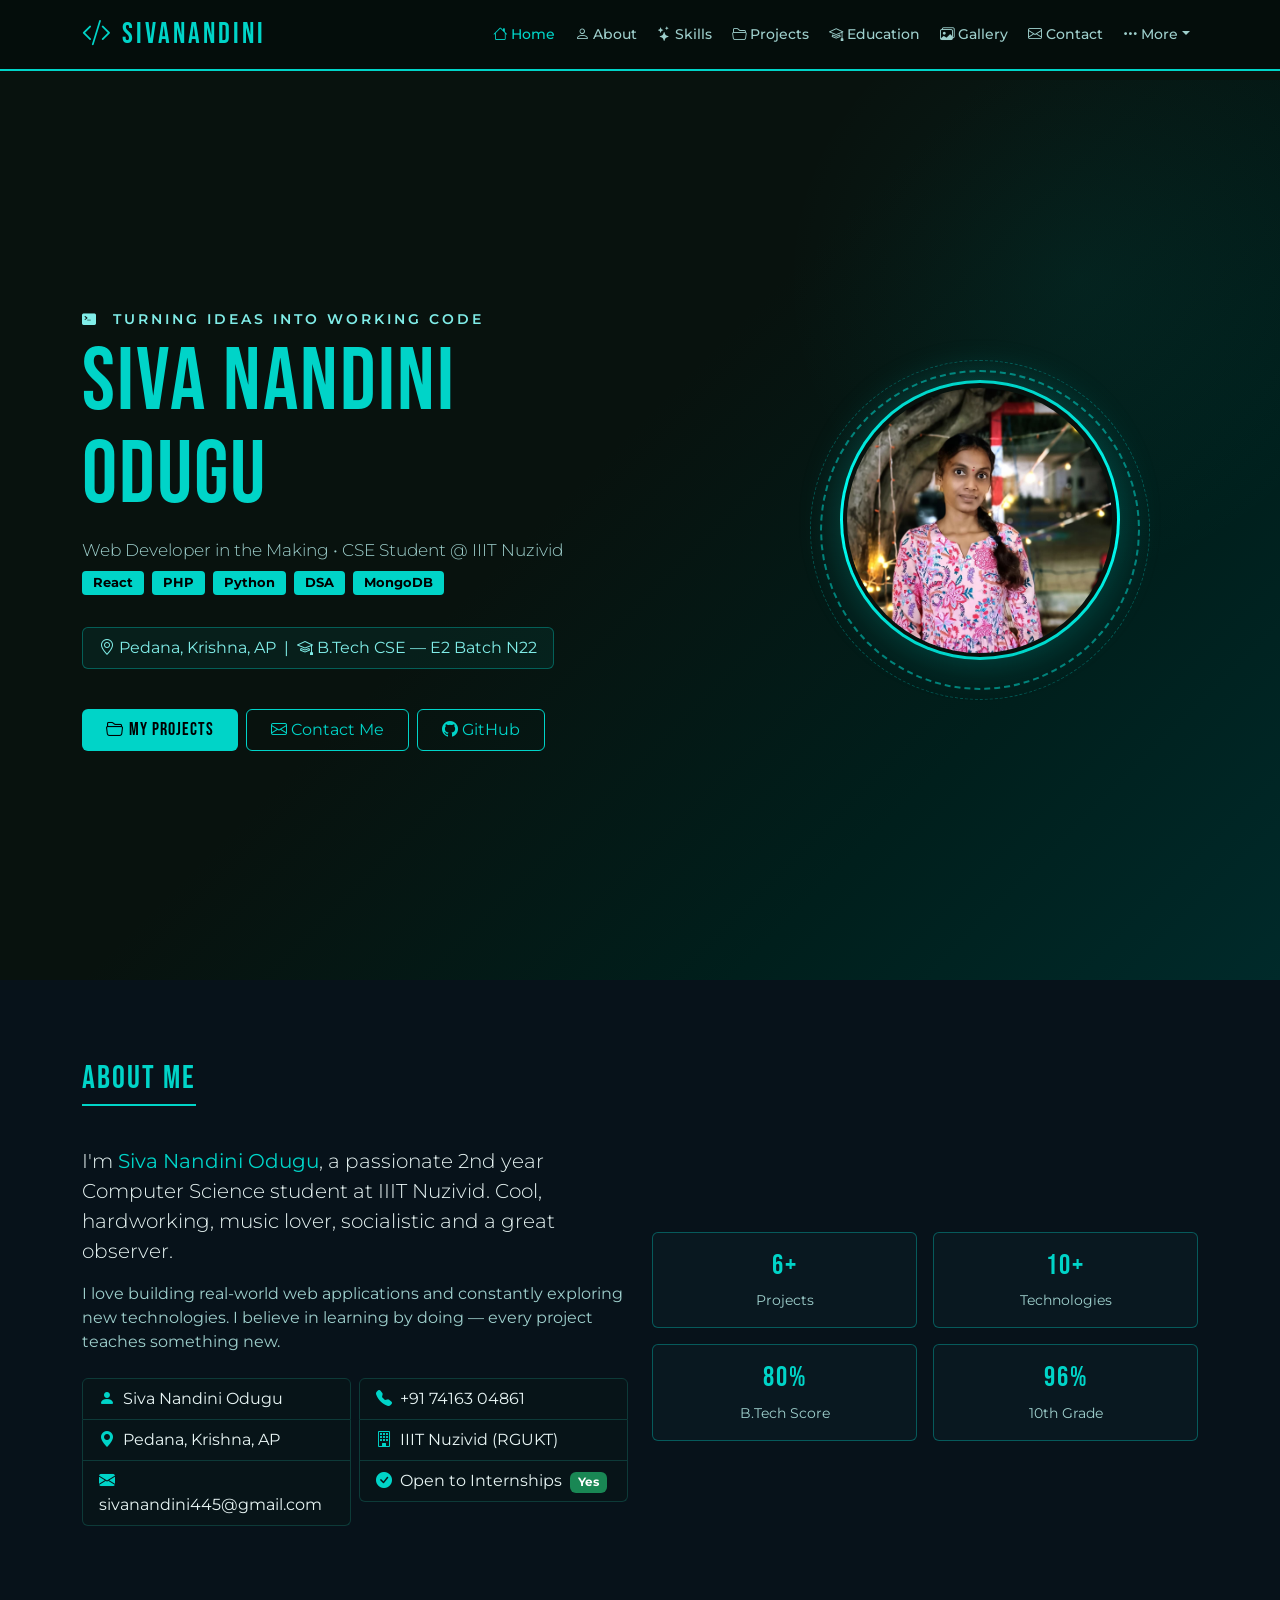
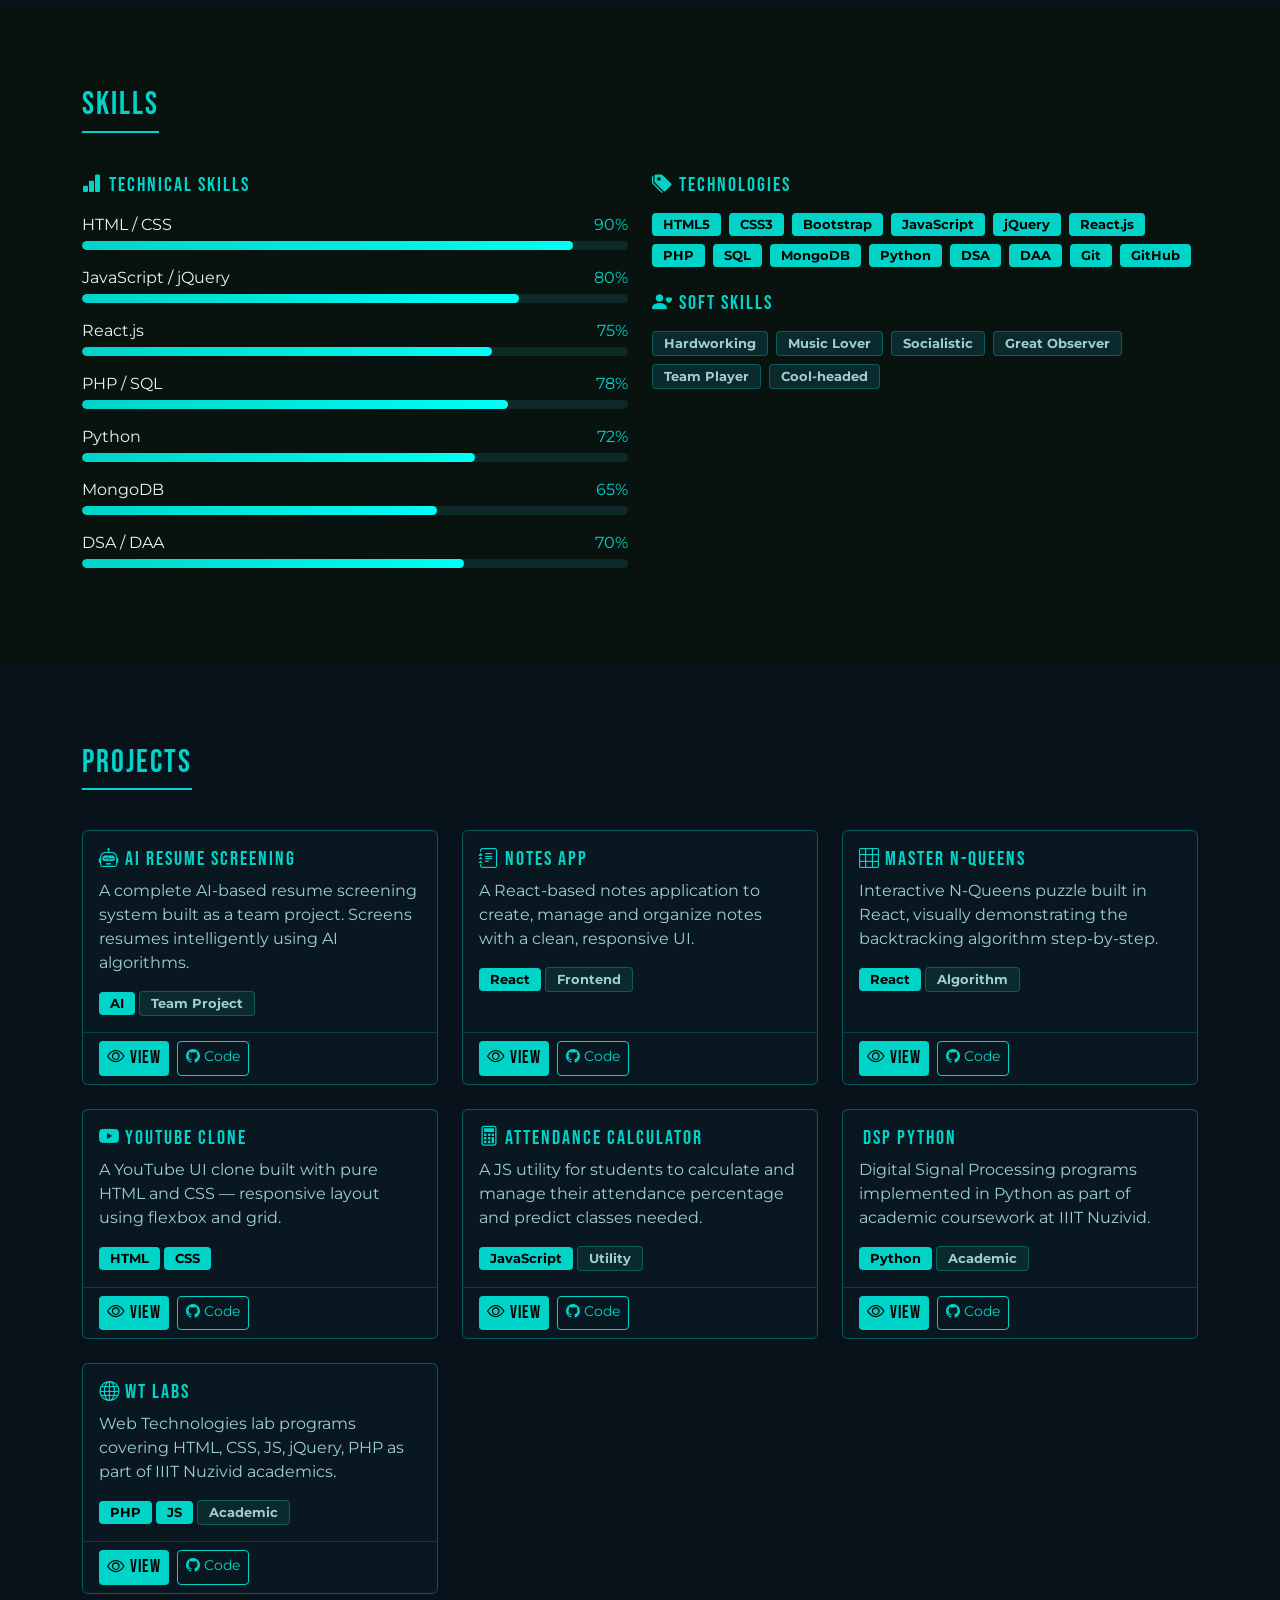
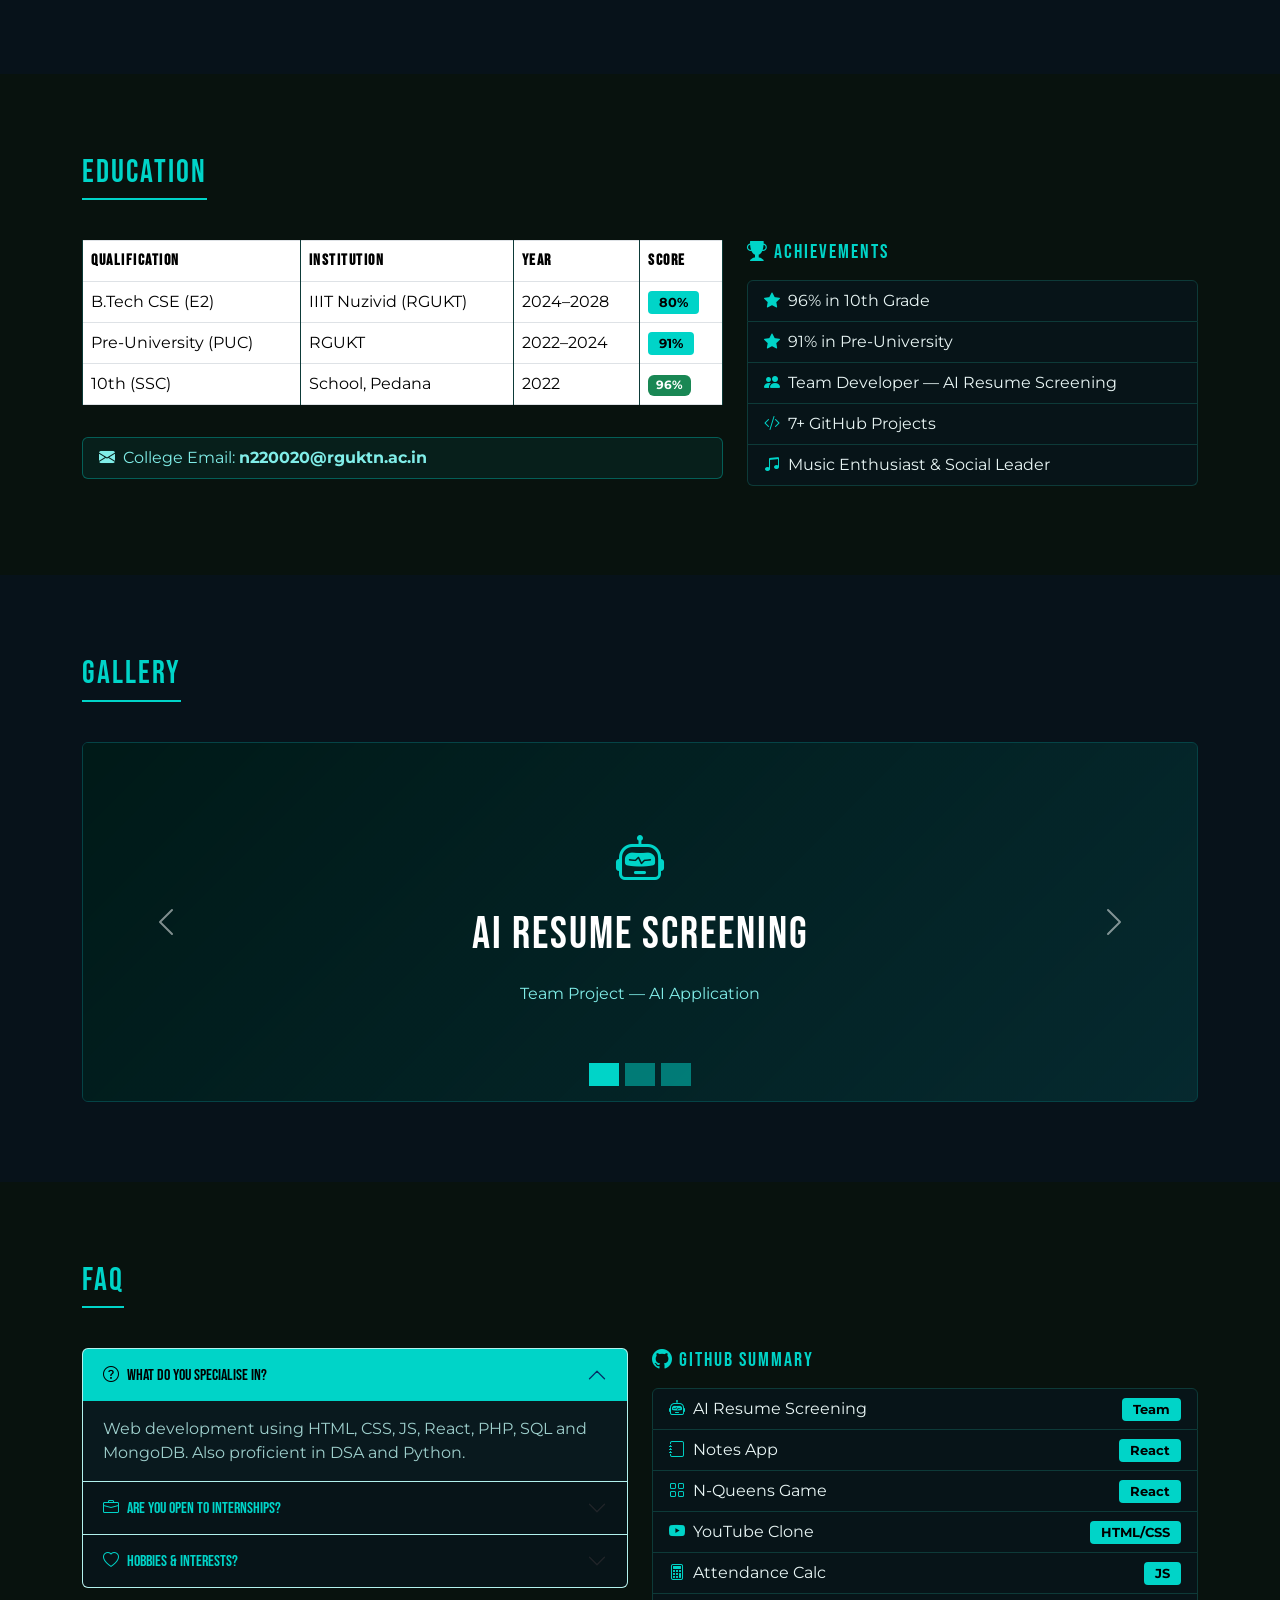
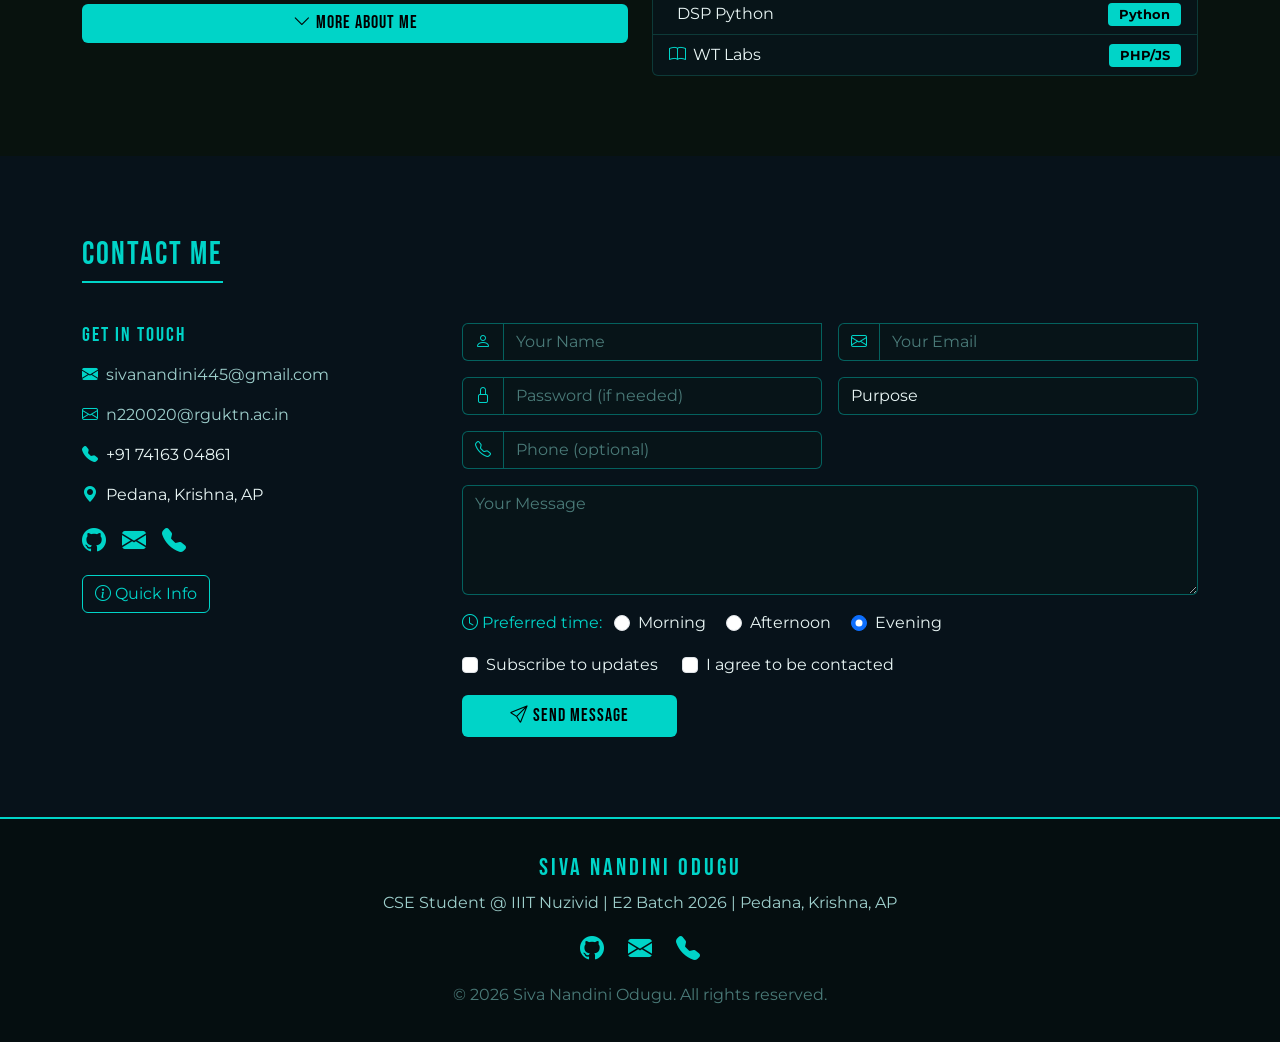
<file: bootstraptask.html>
<!DOCTYPE html>
<html lang="en">
<head>
  <meta charset="UTF-8">
  <meta name="viewport" content="width=device-width, initial-scale=1.0">
  <title>Siva Nandini Odugu | Portfolio</title>
  <link href="https://cdn.jsdelivr.net/npm/bootstrap@5.3.2/dist/css/bootstrap.min.css" rel="stylesheet">
  <link href="https://cdn.jsdelivr.net/npm/bootstrap-icons/font/bootstrap-icons.css" rel="stylesheet">
  <link href="https://fonts.googleapis.com/css2?family=Bebas+Neue&family=Montserrat:wght@300;400;500;600;700&display=swap" rel="stylesheet">
  <style>
    :root{
      --teal:#00d4c8; --teal2:#00b8ad;
      --teal-glow:rgba(0,212,200,0.28);
      --dark:#08120e; --card2:#091820;
    }
    *{box-sizing:border-box;margin:0;padding:0;}
    body{background:var(--dark);color:#e8f5f4;font-family:'Montserrat',sans-serif;padding-top:80px;}
    h1,h2,h3,h4,h5{font-family:'Bebas Neue',sans-serif;letter-spacing:2px;}
    ::-webkit-scrollbar{width:6px;} ::-webkit-scrollbar-track{background:#08120e;} ::-webkit-scrollbar-thumb{background:var(--teal);border-radius:4px;}
    .navbar{background:rgba(5,14,12,0.97);border-bottom:2px solid var(--teal);backdrop-filter:blur(8px);}
    .navbar-brand{color:var(--teal)!important;font-family:'Bebas Neue';font-size:1.8rem;letter-spacing:3px;}
    .nav-link{color:#9ecfcc!important;font-weight:500;font-size:.9rem;transition:.2s;}
    .nav-link:hover,.nav-link.active{color:var(--teal)!important;}
    section{padding:80px 0;}
    .sec-title{color:var(--teal);border-bottom:2px solid var(--teal);display:inline-block;padding-bottom:6px;margin-bottom:40px;font-size:2rem;}
    #home{min-height:100vh;display:flex;align-items:center;background:linear-gradient(135deg,#08120e 45%,#001f1c 75%,#002a2a);position:relative;overflow:hidden;}
    #home::before{content:'';position:absolute;width:600px;height:600px;border-radius:50%;background:radial-gradient(circle,rgba(0,212,200,0.06) 0%,transparent 70%);top:-100px;right:-100px;animation:pulseGlow 5s ease-in-out infinite;}
    @keyframes pulseGlow{0%,100%{transform:scale(1);opacity:.5;}50%{transform:scale(1.2);opacity:1;}}
    .hero-name{font-size:clamp(2.8rem,7vw,5.5rem);color:var(--teal);line-height:1.05;}
    .hero-sub{font-size:1.05rem;color:#9ecfcc;font-weight:300;}
    .profile-ring{position:relative;width:300px;height:300px;margin:0 auto;}
    .profile-ring::before{content:'';position:absolute;inset:-10px;border-radius:50%;border:2px dashed var(--teal);animation:spinRing 7s linear infinite;opacity:.55;}
    .profile-ring::after{content:'';position:absolute;inset:-20px;border-radius:50%;border:1.5px dashed #00fff5;animation:spinRing 12s linear infinite reverse;opacity:.25;}
    @keyframes spinRing{to{transform:rotate(360deg);}}
    .profile-img-wrapper{width:280px;height:280px;border-radius:50%;border:3px solid transparent;background:linear-gradient(var(--dark),var(--dark)) padding-box,linear-gradient(180deg,var(--teal),#00fff5,var(--teal)) border-box;animation:borderPulse 4s linear infinite;display:flex;align-items:center;justify-content:center;margin:0 auto;box-shadow:0 0 40px var(--teal-glow);}
    @keyframes borderPulse{0%,100%{box-shadow:0 0 25px var(--teal-glow);}50%{box-shadow:0 0 60px var(--teal-glow),0 0 30px rgba(0,212,200,0.18);}}
    .profile-img{width:265px;height:265px;object-fit:cover;object-position:top center;border-radius:50%;animation:imgFloat 5s ease-in-out infinite;}
    @keyframes imgFloat{0%,100%{transform:translateY(0px) rotate(-1deg);}50%{transform:translateY(-8px) rotate(1deg);}}
    .card{background:var(--card2);border:1px solid rgba(0,212,200,0.35);color:#e8f5f4;transition:.25s;}
    .card:hover{border-color:var(--teal);box-shadow:0 4px 24px var(--teal-glow);}
    .card-title{color:var(--teal);}
    .card-footer{background:var(--card2);border-top:1px solid rgba(0,212,200,0.2);}
    .progress{background:#0d2a28;height:9px;border-radius:5px;}
    .progress-bar{background:linear-gradient(90deg,var(--teal),#00fff5);border-radius:5px;width:0;transition:width 1.2s ease;}
    .table{color:#e8f5f4;}
    .table thead{background:var(--teal);color:#000;}
    .table thead th{font-family:'Bebas Neue';letter-spacing:1.5px;font-size:1rem;}
    .table tbody tr{background:#071418!important;}
    .table tbody tr:hover{background:#0c2228!important;}
    .table-bordered td,.table-bordered th{border-color:#0d3a38!important;}
    .form-control,.form-select{background:#071418;border:1px solid rgba(0,212,200,0.4);color:#e8f5f4;}
    .form-control:focus,.form-select:focus{background:#0c2228;color:#e8f5f4;border-color:var(--teal);box-shadow:0 0 0 .2rem rgba(0,212,200,0.2);}
    .form-control::placeholder{color:#4a7a78;}
    .form-select option{background:#071418;color:#e8f5f4;}
    .btn-pk{background:var(--teal);color:#000;border:none;font-family:'Bebas Neue';font-size:1.1rem;letter-spacing:1px;transition:.25s;}
    .btn-pk:hover{background:var(--teal2);color:#000;transform:translateY(-1px);}
    .btn-out{border:1.5px solid var(--teal);color:var(--teal);background:transparent;transition:.25s;}
    .btn-out:hover{background:var(--teal);color:#000;transform:translateY(-1px);}
    .list-group-item{background:#071418;color:#e8f5f4;border-color:#0d3a38;}
    .accordion-button{background:#071418;color:var(--teal);}
    .accordion-button:not(.collapsed){background:var(--teal);color:#000;box-shadow:none;}
    .accordion-body{background:#09191e;color:#9ecfcc;}
    .accordion-item{border-color:rgba(0,212,200,0.3);}
    .alert-custom{background:rgba(0,212,200,0.07);border:1px solid rgba(0,212,200,0.35);color:#80ede8;}
    footer{background:#050e10;border-top:2px solid var(--teal);padding:35px 0;text-align:center;}
    footer a{color:var(--teal);text-decoration:none;}
    footer a:hover{color:#00fff5;}
    .badge-skill{background:var(--teal)!important;color:#000!important;font-size:.82rem;padding:5px 11px;border-radius:4px;}
    .badge-soft{background:#0a2a2e!important;border:1px solid rgba(0,212,200,0.3);color:#9ecfcc!important;font-size:.82rem;padding:5px 11px;border-radius:4px;}
    .social-link{color:var(--teal);font-size:1.5rem;text-decoration:none;transition:.25s;}
    .social-link:hover{color:#00fff5;transform:scale(1.2);}
    .input-group-text{background:#071418;border-color:rgba(0,212,200,0.4);color:var(--teal);}
    .sec-alt{background:#07121a;}
    .fade-up{opacity:0;transform:translateY(28px);transition:opacity .65s ease,transform .65s ease;}
    .fade-up.visible{opacity:1;transform:translateY(0);}
    .dropdown-menu{background:#061318!important;border-color:rgba(0,212,200,0.3)!important;}
    .dropdown-item{color:#9ecfcc!important;}
    .dropdown-item:hover{background:rgba(0,212,200,0.1)!important;color:var(--teal)!important;}
  </style>
</head>
<body>

<!-- NAVBAR -->
<nav class="navbar navbar-expand-lg fixed-top">
  <div class="container">
    <a class="navbar-brand" href="#home"><i class="bi bi-code-slash"></i> SivaNandini</a>
    <button class="navbar-toggler" style="border-color:var(--teal)" type="button" data-bs-toggle="collapse" data-bs-target="#navMenu">
      <span class="navbar-toggler-icon" style="filter:invert(1) sepia(1) saturate(3) hue-rotate(150deg)"></span>
    </button>
    <div class="collapse navbar-collapse" id="navMenu">
      <ul class="navbar-nav ms-auto gap-1">
        <li class="nav-item"><a class="nav-link" href="#home"><i class="bi bi-house"></i> Home</a></li>
        <li class="nav-item"><a class="nav-link" href="#about"><i class="bi bi-person"></i> About</a></li>
        <li class="nav-item"><a class="nav-link" href="#skills"><i class="bi bi-stars"></i> Skills</a></li>
        <li class="nav-item"><a class="nav-link" href="#projects"><i class="bi bi-folder2-open"></i> Projects</a></li>
        <li class="nav-item"><a class="nav-link" href="#education"><i class="bi bi-mortarboard"></i> Education</a></li>
        <li class="nav-item"><a class="nav-link" href="#gallery"><i class="bi bi-images"></i> Gallery</a></li>
        <li class="nav-item"><a class="nav-link" href="#contact"><i class="bi bi-envelope"></i> Contact</a></li>
        <li class="nav-item dropdown">
          <a class="nav-link dropdown-toggle" href="#" data-bs-toggle="dropdown"><i class="bi bi-three-dots"></i> More</a>
          <ul class="dropdown-menu dropdown-menu-end">
            <li><a class="dropdown-item" href="https://github.com/SivaNandiniOdugu" target="_blank"><i class="bi bi-github me-2"></i>GitHub Profile</a></li>
            <li><hr class="dropdown-divider" style="border-color:rgba(0,212,200,0.2)"></li>
            <li><a class="dropdown-item" href="mailto:sivanandini445@gmail.com"><i class="bi bi-envelope me-2"></i>Email Me</a></li>
          </ul>
        </li>
      </ul>
    </div>
  </div>
</nav>

<!-- HERO -->
<section id="home">
  <div class="container" style="position:relative;z-index:1;">
    <div class="row align-items-center g-5">
      <div class="col-12 col-md-7 order-2 order-md-1 fade-up">
        <p style="color:#80ede8;font-weight:600;letter-spacing:3px;font-size:.85rem;" class="mb-2">
          <i class="bi bi-terminal-fill"></i> &nbsp;TURNING IDEAS INTO WORKING CODE
        </p>
        <h1 class="hero-name">Siva Nandini<br>Odugu</h1>
        <p class="hero-sub mt-3">
          Web Developer in the Making &bull; CSE Student @ IIIT Nuzivid<br>
          <span class="badge badge-skill me-1 mt-2">React</span>
          <span class="badge badge-skill me-1 mt-2">PHP</span>
          <span class="badge badge-skill me-1 mt-2">Python</span>
          <span class="badge badge-skill me-1 mt-2">DSA</span>
          <span class="badge badge-skill mt-2">MongoDB</span>
        </p>
        <div class="alert alert-custom mt-3 py-2 d-inline-block">
          <i class="bi bi-geo-alt"></i> Pedana, Krishna, AP &nbsp;|&nbsp;
          <i class="bi bi-mortarboard"></i> B.Tech CSE — E2 Batch N22
        </div>
        <div class="mt-4 d-flex flex-wrap gap-2">
          <a href="#projects" class="btn btn-pk px-4 py-2"><i class="bi bi-folder2-open me-1"></i>My Projects</a>
          <a href="#contact" class="btn btn-out px-4 py-2"><i class="bi bi-envelope me-1"></i>Contact Me</a>
          <a href="https://github.com/SivaNandiniOdugu" target="_blank" class="btn btn-out px-4 py-2"><i class="bi bi-github me-1"></i>GitHub</a>
        </div>
      </div>
      <div class="col-12 col-md-5 order-1 order-md-2 text-center fade-up">
        <div class="profile-ring">
          <div class="profile-img-wrapper">
            <img class="profile-img" src="[data-uri]" alt="Siva Nandini Odugu">
          </div>
        </div>
      </div>
    </div>
  </div>
</section>

<!-- ABOUT -->
<section id="about" class="sec-alt">
  <div class="container fade-up">
    <h2 class="sec-title">About Me</h2>
    <div class="row g-4 align-items-center">
      <div class="col-12 col-md-6">
        <p class="lead">I'm <strong style="color:var(--teal)">Siva Nandini Odugu</strong>, a passionate 2nd year Computer Science student at IIIT Nuzivid. Cool, hardworking, music lover, socialistic and a great observer.</p>
        <p style="color:#9ecfcc;">I love building real-world web applications and constantly exploring new technologies. I believe in learning by doing — every project teaches something new.</p>
        <div class="row g-2 mt-3">
          <div class="col-12 col-sm-6">
            <ul class="list-group">
              <li class="list-group-item"><i class="bi bi-person-fill me-2" style="color:var(--teal)"></i>Siva Nandini Odugu</li>
              <li class="list-group-item"><i class="bi bi-geo-alt-fill me-2" style="color:var(--teal)"></i>Pedana, Krishna, AP</li>
              <li class="list-group-item"><i class="bi bi-envelope-fill me-2" style="color:var(--teal)"></i>sivanandini445@gmail.com</li>
            </ul>
          </div>
          <div class="col-12 col-sm-6">
            <ul class="list-group">
              <li class="list-group-item"><i class="bi bi-telephone-fill me-2" style="color:var(--teal)"></i>+91 74163 04861</li>
              <li class="list-group-item"><i class="bi bi-building me-2" style="color:var(--teal)"></i>IIIT Nuzivid (RGUKT)</li>
              <li class="list-group-item"><i class="bi bi-check-circle-fill me-2" style="color:var(--teal)"></i>Open to Internships <span class="badge bg-success ms-1">Yes</span></li>
            </ul>
          </div>
        </div>
      </div>
      <div class="col-12 col-md-6">
        <div class="row g-3 text-center">
          <div class="col-6"><div class="card p-3"><h3 style="color:var(--teal)">6+</h3><small style="color:#9ecfcc;">Projects</small></div></div>
          <div class="col-6"><div class="card p-3"><h3 style="color:var(--teal)">10+</h3><small style="color:#9ecfcc;">Technologies</small></div></div>
          <div class="col-6"><div class="card p-3"><h3 style="color:var(--teal)">80%</h3><small style="color:#9ecfcc;">B.Tech Score</small></div></div>
          <div class="col-6"><div class="card p-3"><h3 style="color:var(--teal)">96%</h3><small style="color:#9ecfcc;">10th Grade</small></div></div>
        </div>
      </div>
    </div>
  </div>
</section>

<!-- SKILLS -->
<section id="skills">
  <div class="container fade-up">
    <h2 class="sec-title">Skills</h2>
    <div class="row g-4">
      <div class="col-12 col-md-6">
        <h5 class="mb-3" style="color:var(--teal)"><i class="bi bi-bar-chart-fill"></i> Technical Skills</h5>
        <div class="mb-3"><div class="d-flex justify-content-between mb-1"><span>HTML / CSS</span><span style="color:var(--teal)">90%</span></div><div class="progress"><div class="progress-bar skill-bar" data-width="90"></div></div></div>
        <div class="mb-3"><div class="d-flex justify-content-between mb-1"><span>JavaScript / jQuery</span><span style="color:var(--teal)">80%</span></div><div class="progress"><div class="progress-bar skill-bar" data-width="80"></div></div></div>
        <div class="mb-3"><div class="d-flex justify-content-between mb-1"><span>React.js</span><span style="color:var(--teal)">75%</span></div><div class="progress"><div class="progress-bar skill-bar" data-width="75"></div></div></div>
        <div class="mb-3"><div class="d-flex justify-content-between mb-1"><span>PHP / SQL</span><span style="color:var(--teal)">78%</span></div><div class="progress"><div class="progress-bar skill-bar" data-width="78"></div></div></div>
        <div class="mb-3"><div class="d-flex justify-content-between mb-1"><span>Python</span><span style="color:var(--teal)">72%</span></div><div class="progress"><div class="progress-bar skill-bar" data-width="72"></div></div></div>
        <div class="mb-3"><div class="d-flex justify-content-between mb-1"><span>MongoDB</span><span style="color:var(--teal)">65%</span></div><div class="progress"><div class="progress-bar skill-bar" data-width="65"></div></div></div>
        <div class="mb-3"><div class="d-flex justify-content-between mb-1"><span>DSA / DAA</span><span style="color:var(--teal)">70%</span></div><div class="progress"><div class="progress-bar skill-bar" data-width="70"></div></div></div>
      </div>
      <div class="col-12 col-md-6">
        <h5 class="mb-3" style="color:var(--teal)"><i class="bi bi-tags-fill"></i> Technologies</h5>
        <div class="d-flex flex-wrap gap-2">
          <span class="badge badge-skill">HTML5</span><span class="badge badge-skill">CSS3</span>
          <span class="badge badge-skill">Bootstrap</span><span class="badge badge-skill">JavaScript</span>
          <span class="badge badge-skill">jQuery</span><span class="badge badge-skill">React.js</span>
          <span class="badge badge-skill">PHP</span><span class="badge badge-skill">SQL</span>
          <span class="badge badge-skill">MongoDB</span><span class="badge badge-skill">Python</span>
          <span class="badge badge-skill">DSA</span><span class="badge badge-skill">DAA</span>
          <span class="badge badge-skill">Git</span><span class="badge badge-skill">GitHub</span>
        </div>
        <h5 class="mt-4 mb-3" style="color:var(--teal)"><i class="bi bi-person-heart"></i> Soft Skills</h5>
        <div class="d-flex flex-wrap gap-2">
          <span class="badge badge-soft">Hardworking</span><span class="badge badge-soft">Music Lover</span>
          <span class="badge badge-soft">Socialistic</span><span class="badge badge-soft">Great Observer</span>
          <span class="badge badge-soft">Team Player</span><span class="badge badge-soft">Cool-headed</span>
        </div>
      </div>
    </div>
  </div>
</section>

<!-- PROJECTS -->
<section id="projects" class="sec-alt">
  <div class="container fade-up">
    <h2 class="sec-title">Projects</h2>
    <div class="row g-4">
      <div class="col-12 col-md-6 col-lg-4"><div class="card h-100"><div class="card-body"><h5 class="card-title"><i class="bi bi-robot me-1"></i>AI Resume Screening</h5><p class="card-text" style="color:#9ecfcc;">A complete AI-based resume screening system built as a team project. Screens resumes intelligently using AI algorithms.</p><div class="mt-2"><span class="badge badge-skill">AI</span><span class="badge badge-soft ms-1">Team Project</span></div></div><div class="card-footer d-flex gap-2"><button class="btn btn-pk btn-sm" data-bs-toggle="modal" data-bs-target="#modal1"><i class="bi bi-eye me-1"></i>View</button><a href="https://github.com/Ramdas-220155/AI-Resume-Screening-System.git" target="_blank" class="btn btn-out btn-sm"><i class="bi bi-github me-1"></i>Code</a></div></div></div>
      <div class="col-12 col-md-6 col-lg-4"><div class="card h-100"><div class="card-body"><h5 class="card-title"><i class="bi bi-journal-text me-1"></i>Notes App</h5><p class="card-text" style="color:#9ecfcc;">A React-based notes application to create, manage and organize notes with a clean, responsive UI.</p><div class="mt-2"><span class="badge badge-skill">React</span><span class="badge badge-soft ms-1">Frontend</span></div></div><div class="card-footer d-flex gap-2"><button class="btn btn-pk btn-sm" data-bs-toggle="modal" data-bs-target="#modal2"><i class="bi bi-eye me-1"></i>View</button><a href="https://github.com/SivaNandiniOdugu/NotesApp.git" target="_blank" class="btn btn-out btn-sm"><i class="bi bi-github me-1"></i>Code</a></div></div></div>
      <div class="col-12 col-md-6 col-lg-4"><div class="card h-100"><div class="card-body"><h5 class="card-title"><i class="bi bi-grid-3x3 me-1"></i>Master N-Queens</h5><p class="card-text" style="color:#9ecfcc;">Interactive N-Queens puzzle built in React, visually demonstrating the backtracking algorithm step-by-step.</p><div class="mt-2"><span class="badge badge-skill">React</span><span class="badge badge-soft ms-1">Algorithm</span></div></div><div class="card-footer d-flex gap-2"><button class="btn btn-pk btn-sm" data-bs-toggle="modal" data-bs-target="#modal3"><i class="bi bi-eye me-1"></i>View</button><a href="https://github.com/SivaNandiniOdugu/MasterNQeensGame.git" target="_blank" class="btn btn-out btn-sm"><i class="bi bi-github me-1"></i>Code</a></div></div></div>
      <div class="col-12 col-md-6 col-lg-4"><div class="card h-100"><div class="card-body"><h5 class="card-title"><i class="bi bi-youtube me-1"></i>YouTube Clone</h5><p class="card-text" style="color:#9ecfcc;">A YouTube UI clone built with pure HTML and CSS — responsive layout using flexbox and grid.</p><div class="mt-2"><span class="badge badge-skill">HTML</span><span class="badge badge-skill ms-1">CSS</span></div></div><div class="card-footer d-flex gap-2"><button class="btn btn-pk btn-sm" data-bs-toggle="modal" data-bs-target="#modal4"><i class="bi bi-eye me-1"></i>View</button><a href="https://github.com/SivaNandiniOdugu/YouTube.git" target="_blank" class="btn btn-out btn-sm"><i class="bi bi-github me-1"></i>Code</a></div></div></div>
      <div class="col-12 col-md-6 col-lg-4"><div class="card h-100"><div class="card-body"><h5 class="card-title"><i class="bi bi-calculator me-1"></i>Attendance Calculator</h5><p class="card-text" style="color:#9ecfcc;">A JS utility for students to calculate and manage their attendance percentage and predict classes needed.</p><div class="mt-2"><span class="badge badge-skill">JavaScript</span><span class="badge badge-soft ms-1">Utility</span></div></div><div class="card-footer d-flex gap-2"><button class="btn btn-pk btn-sm" data-bs-toggle="modal" data-bs-target="#modal5"><i class="bi bi-eye me-1"></i>View</button><a href="https://github.com/SivaNandiniOdugu/ATTENDENCE-CALCULATOR.git" target="_blank" class="btn btn-out btn-sm"><i class="bi bi-github me-1"></i>Code</a></div></div></div>
      <div class="col-12 col-md-6 col-lg-4"><div class="card h-100"><div class="card-body"><h5 class="card-title"><i class="bi bi-flask me-1"></i>DSP Python</h5><p class="card-text" style="color:#9ecfcc;">Digital Signal Processing programs implemented in Python as part of academic coursework at IIIT Nuzivid.</p><div class="mt-2"><span class="badge badge-skill">Python</span><span class="badge badge-soft ms-1">Academic</span></div></div><div class="card-footer d-flex gap-2"><button class="btn btn-pk btn-sm" data-bs-toggle="modal" data-bs-target="#modal6"><i class="bi bi-eye me-1"></i>View</button><a href="https://github.com/SivaNandiniOdugu/DSP.git" target="_blank" class="btn btn-out btn-sm"><i class="bi bi-github me-1"></i>Code</a></div></div></div>
      <div class="col-12 col-md-6 col-lg-4"><div class="card h-100"><div class="card-body"><h5 class="card-title"><i class="bi bi-globe me-1"></i>WT Labs</h5><p class="card-text" style="color:#9ecfcc;">Web Technologies lab programs covering HTML, CSS, JS, jQuery, PHP as part of IIIT Nuzivid academics.</p><div class="mt-2"><span class="badge badge-skill">PHP</span><span class="badge badge-skill ms-1">JS</span><span class="badge badge-soft ms-1">Academic</span></div></div><div class="card-footer d-flex gap-2"><button class="btn btn-pk btn-sm" data-bs-toggle="modal" data-bs-target="#modal7"><i class="bi bi-eye me-1"></i>View</button><a href="https://github.com/SivaNandiniOdugu/WT_LABS.git" target="_blank" class="btn btn-out btn-sm"><i class="bi bi-github me-1"></i>Code</a></div></div></div>
    </div>
  </div>
</section>

<!-- EDUCATION -->
<section id="education">
  <div class="container fade-up">
    <h2 class="sec-title">Education</h2>
    <div class="row g-4">
      <div class="col-12 col-lg-7">
        <div class="table-responsive">
          <table class="table table-bordered table-hover">
            <thead><tr><th>Qualification</th><th>Institution</th><th>Year</th><th>Score</th></tr></thead>
            <tbody>
              <tr><td>B.Tech CSE (E2)</td><td>IIIT Nuzivid (RGUKT)</td><td>2024–2028</td><td><span class="badge badge-skill">80%</span></td></tr>
              <tr><td>Pre-University (PUC)</td><td>RGUKT</td><td>2022–2024</td><td><span class="badge badge-skill">91%</span></td></tr>
              <tr><td>10th (SSC)</td><td>School, Pedana</td><td>2022</td><td><span class="badge bg-success">96%</span></td></tr>
            </tbody>
          </table>
        </div>
        <div class="alert alert-custom mt-3 py-2">
          <i class="bi bi-envelope-fill me-1"></i> College Email: <strong>n220020@rguktn.ac.in</strong>
        </div>
      </div>
      <div class="col-12 col-lg-5">
        <h5 class="mb-3" style="color:var(--teal)"><i class="bi bi-trophy-fill"></i> Achievements</h5>
        <ul class="list-group">
          <li class="list-group-item"><i class="bi bi-star-fill me-2" style="color:var(--teal)"></i>96% in 10th Grade</li>
          <li class="list-group-item"><i class="bi bi-star-fill me-2" style="color:var(--teal)"></i>91% in Pre-University</li>
          <li class="list-group-item"><i class="bi bi-people-fill me-2" style="color:var(--teal)"></i>Team Developer — AI Resume Screening</li>
          <li class="list-group-item"><i class="bi bi-code-slash me-2" style="color:var(--teal)"></i>7+ GitHub Projects</li>
          <li class="list-group-item"><i class="bi bi-music-note-beamed me-2" style="color:var(--teal)"></i>Music Enthusiast & Social Leader</li>
        </ul>
      </div>
    </div>
  </div>
</section>

<!-- GALLERY -->
<section id="gallery" class="sec-alt">
  <div class="container fade-up">
    <h2 class="sec-title">Gallery</h2>
    <div id="galleryCarousel" class="carousel slide" data-bs-ride="carousel">
      <div class="carousel-indicators">
        <button type="button" data-bs-target="#galleryCarousel" data-bs-slide-to="0" class="active" style="background:var(--teal)"></button>
        <button type="button" data-bs-target="#galleryCarousel" data-bs-slide-to="1" style="background:var(--teal)"></button>
        <button type="button" data-bs-target="#galleryCarousel" data-bs-slide-to="2" style="background:var(--teal)"></button>
      </div>
      <div class="carousel-inner rounded" style="border:1px solid rgba(0,212,200,0.25);max-height:360px;">
        <div class="carousel-item active">
          <div style="height:360px;background:linear-gradient(135deg,#001a18,rgba(0,212,200,0.12));display:flex;align-items:center;justify-content:center;flex-direction:column;gap:12px;">
            <i class="bi bi-robot" style="font-size:3rem;color:var(--teal)"></i>
            <h2 style="font-family:'Bebas Neue';font-size:2.8rem;color:#fff;">AI Resume Screening</h2>
            <p style="color:#80ede8;">Team Project — AI Application</p>
          </div>
        </div>
        <div class="carousel-item">
          <div style="height:360px;background:linear-gradient(135deg,#001020,rgba(0,180,200,0.12));display:flex;align-items:center;justify-content:center;flex-direction:column;gap:12px;">
            <i class="bi bi-journal-text" style="font-size:3rem;color:var(--teal)"></i>
            <h2 style="font-family:'Bebas Neue';font-size:2.8rem;color:#fff;">React Projects</h2>
            <p style="color:#80ede8;">Notes App &amp; N-Queens Game</p>
          </div>
        </div>
        <div class="carousel-item">
          <div style="height:360px;background:linear-gradient(135deg,#001810,rgba(0,212,180,0.12));display:flex;align-items:center;justify-content:center;flex-direction:column;gap:12px;">
            <i class="bi bi-globe" style="font-size:3rem;color:var(--teal)"></i>
            <h2 style="font-family:'Bebas Neue';font-size:2.8rem;color:#fff;">Web Technologies</h2>
            <p style="color:#80ede8;">HTML, CSS, JS, PHP — Academic Labs</p>
          </div>
        </div>
      </div>
      <button class="carousel-control-prev" type="button" data-bs-target="#galleryCarousel" data-bs-slide="prev"><span class="carousel-control-prev-icon"></span></button>
      <button class="carousel-control-next" type="button" data-bs-target="#galleryCarousel" data-bs-slide="next"><span class="carousel-control-next-icon"></span></button>
    </div>
  </div>
</section>

<!-- FAQ -->
<section id="interactive">
  <div class="container fade-up">
    <h2 class="sec-title">FAQ</h2>
    <div class="row g-4">
      <div class="col-12 col-md-6">
        <div class="accordion" id="faqAcc">
          <div class="accordion-item">
            <h2 class="accordion-header"><button class="accordion-button" type="button" data-bs-toggle="collapse" data-bs-target="#faq1"><i class="bi bi-question-circle me-2"></i>What do you specialise in?</button></h2>
            <div id="faq1" class="accordion-collapse collapse show" data-bs-parent="#faqAcc"><div class="accordion-body">Web development using HTML, CSS, JS, React, PHP, SQL and MongoDB. Also proficient in DSA and Python.</div></div>
          </div>
          <div class="accordion-item">
            <h2 class="accordion-header"><button class="accordion-button collapsed" type="button" data-bs-toggle="collapse" data-bs-target="#faq2"><i class="bi bi-briefcase me-2"></i>Are you open to internships?</button></h2>
            <div id="faq2" class="accordion-collapse collapse" data-bs-parent="#faqAcc"><div class="accordion-body">Yes! Actively looking for internship opportunities in web development, software development or related tech fields.</div></div>
          </div>
          <div class="accordion-item">
            <h2 class="accordion-header"><button class="accordion-button collapsed" type="button" data-bs-toggle="collapse" data-bs-target="#faq3"><i class="bi bi-heart me-2"></i>Hobbies &amp; Interests?</button></h2>
            <div id="faq3" class="accordion-collapse collapse" data-bs-parent="#faqAcc"><div class="accordion-body">Music lover, great observer, and a socialistic person who enjoys collaborating and connecting with people.</div></div>
          </div>
        </div>
        <button class="btn btn-pk mt-3 w-100" type="button" data-bs-toggle="collapse" data-bs-target="#moreInfo"><i class="bi bi-chevron-down me-1"></i>More About Me</button>
        <div class="collapse mt-2" id="moreInfo">
          <div class="card p-3"><p class="mb-0" style="color:#9ecfcc;">I'm a dedicated student who loves to code, build and explore. I believe in learning by doing and always build real-world projects with every technology I learn.</p></div>
        </div>
      </div>
      <div class="col-12 col-md-6">
        <h5 class="mb-3" style="color:var(--teal)"><i class="bi bi-github"></i> GitHub Summary</h5>
        <ul class="list-group">
          <li class="list-group-item d-flex justify-content-between align-items-center"><span><i class="bi bi-robot me-2" style="color:var(--teal)"></i>AI Resume Screening</span><span class="badge badge-skill">Team</span></li>
          <li class="list-group-item d-flex justify-content-between align-items-center"><span><i class="bi bi-journal me-2" style="color:var(--teal)"></i>Notes App</span><span class="badge badge-skill">React</span></li>
          <li class="list-group-item d-flex justify-content-between align-items-center"><span><i class="bi bi-grid me-2" style="color:var(--teal)"></i>N-Queens Game</span><span class="badge badge-skill">React</span></li>
          <li class="list-group-item d-flex justify-content-between align-items-center"><span><i class="bi bi-youtube me-2" style="color:var(--teal)"></i>YouTube Clone</span><span class="badge badge-skill">HTML/CSS</span></li>
          <li class="list-group-item d-flex justify-content-between align-items-center"><span><i class="bi bi-calculator me-2" style="color:var(--teal)"></i>Attendance Calc</span><span class="badge badge-skill">JS</span></li>
          <li class="list-group-item d-flex justify-content-between align-items-center"><span><i class="bi bi-flask me-2" style="color:var(--teal)"></i>DSP Python</span><span class="badge badge-skill">Python</span></li>
          <li class="list-group-item d-flex justify-content-between align-items-center"><span><i class="bi bi-book me-2" style="color:var(--teal)"></i>WT Labs</span><span class="badge badge-skill">PHP/JS</span></li>
        </ul>
      </div>
    </div>
  </div>
</section>

<!-- CONTACT -->
<section id="contact" class="sec-alt">
  <div class="container fade-up">
    <h2 class="sec-title">Contact Me</h2>
    <div class="row g-4">
      <div class="col-12 col-md-4">
        <h5 class="mb-3" style="color:var(--teal)">Get In Touch</h5>
        <p><i class="bi bi-envelope-fill me-2" style="color:var(--teal)"></i><a href="mailto:sivanandini445@gmail.com" style="color:#9ecfcc;text-decoration:none;">sivanandini445@gmail.com</a></p>
        <p><i class="bi bi-envelope me-2" style="color:var(--teal)"></i><a href="mailto:n220020@rguktn.ac.in" style="color:#9ecfcc;text-decoration:none;">n220020@rguktn.ac.in</a></p>
        <p><i class="bi bi-telephone-fill me-2" style="color:var(--teal)"></i>+91 74163 04861</p>
        <p><i class="bi bi-geo-alt-fill me-2" style="color:var(--teal)"></i>Pedana, Krishna, AP</p>
        <div class="d-flex gap-3 mt-3 fs-4">
          <a href="https://github.com/SivaNandiniOdugu" target="_blank" class="social-link" data-bs-toggle="tooltip" title="GitHub"><i class="bi bi-github"></i></a>
          <a href="mailto:sivanandini445@gmail.com" class="social-link" data-bs-toggle="tooltip" title="Email"><i class="bi bi-envelope-fill"></i></a>
          <a href="tel:7416304861" class="social-link" data-bs-toggle="tooltip" title="Phone"><i class="bi bi-telephone-fill"></i></a>
        </div>
        <button class="btn btn-out mt-3" data-bs-toggle="popover" data-bs-title="Quick Info" data-bs-content="Best reached via email: sivanandini445@gmail.com"><i class="bi bi-info-circle me-1"></i>Quick Info</button>
      </div>
      <div class="col-12 col-md-8">
        <form id="contactForm" novalidate>
          <div class="row g-3">
            <div class="col-12 col-sm-6">
              <div class="input-group"><span class="input-group-text"><i class="bi bi-person"></i></span><input type="text" class="form-control" placeholder="Your Name" id="nameInp" required><div class="invalid-feedback">Please enter your name.</div></div>
            </div>
            <div class="col-12 col-sm-6">
              <div class="input-group"><span class="input-group-text"><i class="bi bi-envelope"></i></span><input type="email" class="form-control" placeholder="Your Email" id="emailInp" required><div class="invalid-feedback">Please enter valid email.</div></div>
            </div>
            <div class="col-12 col-sm-6">
              <div class="input-group"><span class="input-group-text"><i class="bi bi-lock"></i></span><input type="password" class="form-control" placeholder="Password (if needed)"></div>
            </div>
            <div class="col-12 col-sm-6">
              <select class="form-select" id="purposeSel" required>
                <option value="" disabled selected>Purpose</option>
                <option>Internship Offer</option><option>Project Collaboration</option><option>Academic</option><option>General Enquiry</option>
              </select>
            </div>
            <div class="col-12 col-sm-6">
              <div class="input-group"><span class="input-group-text"><i class="bi bi-telephone"></i></span><input type="text" class="form-control" placeholder="Phone (optional)"></div>
            </div>
            <div class="col-12">
              <textarea class="form-control" rows="4" placeholder="Your Message" id="msgInp" required></textarea>
              <div class="invalid-feedback">Please write your message.</div>
            </div>
            <div class="col-12">
              <label class="me-2" style="color:var(--teal)"><i class="bi bi-clock"></i> Preferred time:</label>
              <div class="form-check form-check-inline"><input class="form-check-input" type="radio" name="time" value="morning" id="rm"><label class="form-check-label" for="rm">Morning</label></div>
              <div class="form-check form-check-inline"><input class="form-check-input" type="radio" name="time" value="afternoon" id="ra"><label class="form-check-label" for="ra">Afternoon</label></div>
              <div class="form-check form-check-inline"><input class="form-check-input" type="radio" name="time" value="evening" id="re" checked><label class="form-check-label" for="re">Evening</label></div>
            </div>
            <div class="col-12 d-flex gap-4 flex-wrap">
              <div class="form-check"><input class="form-check-input" type="checkbox" id="chkNews"><label class="form-check-label" for="chkNews">Subscribe to updates</label></div>
              <div class="form-check"><input class="form-check-input" type="checkbox" id="chkAgree" required><label class="form-check-label" for="chkAgree">I agree to be contacted</label><div class="invalid-feedback">Required.</div></div>
            </div>
            <div class="col-12">
              <button type="submit" class="btn btn-pk px-5 py-2"><i class="bi bi-send me-1"></i>Send Message</button>
            </div>
          </div>
        </form>
      </div>
    </div>
  </div>
</section>

<!-- FOOTER -->
<footer>
  <div class="container">
    <h4 style="color:var(--teal);font-family:'Bebas Neue';letter-spacing:3px;">Siva Nandini Odugu</h4>
    <p style="color:#9ecfcc;" class="mb-2">CSE Student @ IIIT Nuzivid | E2 Batch 2026 | Pedana, Krishna, AP</p>
    <div class="d-flex justify-content-center gap-4 fs-4 my-3">
      <a href="https://github.com/SivaNandiniOdugu" target="_blank" class="social-link"><i class="bi bi-github"></i></a>
      <a href="mailto:sivanandini445@gmail.com" class="social-link"><i class="bi bi-envelope-fill"></i></a>
      <a href="tel:7416304861" class="social-link"><i class="bi bi-telephone-fill"></i></a>
    </div>
    <p style="color:#4a7a78;" class="mb-0">&copy; 2026 Siva Nandini Odugu. All rights reserved.</p>
  </div>
</footer>

<!-- MODALS -->
<div class="modal fade" id="modal1" tabindex="-1"><div class="modal-dialog modal-lg modal-dialog-centered"><div class="modal-content text-white border" style="background:#061318;border-color:rgba(0,212,200,0.4)!important"><div class="modal-header" style="border-color:rgba(0,212,200,0.3)"><h5 class="modal-title" style="color:var(--teal)"><i class="bi bi-robot me-2"></i>AI Resume Screening System</h5><button type="button" class="btn-close btn-close-white" data-bs-dismiss="modal"></button></div><div class="modal-body"><p style="color:#9ecfcc;">A complete, fully working AI-based resume screening system developed as a team project. Uses AI to screen and rank resumes intelligently.</p><div class="d-flex gap-2 flex-wrap mt-2"><span class="badge badge-skill">AI</span><span class="badge badge-skill">Python</span><span class="badge badge-soft">Team Project</span></div></div><div class="modal-footer" style="border-color:rgba(0,212,200,0.3)"><a href="https://github.com/Ramdas-220155/AI-Resume-Screening-System.git" target="_blank" class="btn btn-pk"><i class="bi bi-github me-1"></i>View Code</a><button type="button" class="btn btn-secondary" data-bs-dismiss="modal">Close</button></div></div></div></div>
<div class="modal fade" id="modal2" tabindex="-1"><div class="modal-dialog modal-lg modal-dialog-centered"><div class="modal-content text-white border" style="background:#061318;border-color:rgba(0,212,200,0.4)!important"><div class="modal-header" style="border-color:rgba(0,212,200,0.3)"><h5 class="modal-title" style="color:var(--teal)"><i class="bi bi-journal-text me-2"></i>Notes App</h5><button type="button" class="btn-close btn-close-white" data-bs-dismiss="modal"></button></div><div class="modal-body"><p style="color:#9ecfcc;">A React-based notes app with CRUD operations and clean UI.</p><div class="d-flex gap-2 mt-2"><span class="badge badge-skill">React</span><span class="badge badge-soft">Frontend</span></div></div><div class="modal-footer" style="border-color:rgba(0,212,200,0.3)"><a href="https://github.com/SivaNandiniOdugu/NotesApp.git" target="_blank" class="btn btn-pk"><i class="bi bi-github me-1"></i>View Code</a><button type="button" class="btn btn-secondary" data-bs-dismiss="modal">Close</button></div></div></div></div>
<div class="modal fade" id="modal3" tabindex="-1"><div class="modal-dialog modal-lg modal-dialog-centered"><div class="modal-content text-white border" style="background:#061318;border-color:rgba(0,212,200,0.4)!important"><div class="modal-header" style="border-color:rgba(0,212,200,0.3)"><h5 class="modal-title" style="color:var(--teal)"><i class="bi bi-grid-3x3 me-2"></i>Master N-Queens Game</h5><button type="button" class="btn-close btn-close-white" data-bs-dismiss="modal"></button></div><div class="modal-body"><p style="color:#9ecfcc;">Interactive N-Queens puzzle in React demonstrating backtracking algorithm visually.</p><div class="d-flex gap-2 mt-2"><span class="badge badge-skill">React</span><span class="badge badge-soft">Algorithm</span></div></div><div class="modal-footer" style="border-color:rgba(0,212,200,0.3)"><a href="https://github.com/SivaNandiniOdugu/MasterNQeensGame.git" target="_blank" class="btn btn-pk"><i class="bi bi-github me-1"></i>View Code</a><button type="button" class="btn btn-secondary" data-bs-dismiss="modal">Close</button></div></div></div></div>
<div class="modal fade" id="modal4" tabindex="-1"><div class="modal-dialog modal-lg modal-dialog-centered"><div class="modal-content text-white border" style="background:#061318;border-color:rgba(0,212,200,0.4)!important"><div class="modal-header" style="border-color:rgba(0,212,200,0.3)"><h5 class="modal-title" style="color:var(--teal)"><i class="bi bi-youtube me-2"></i>YouTube Clone</h5><button type="button" class="btn-close btn-close-white" data-bs-dismiss="modal"></button></div><div class="modal-body"><p style="color:#9ecfcc;">YouTube UI clone with pure HTML and CSS — responsive layout using flexbox and grid.</p><div class="d-flex gap-2 mt-2"><span class="badge badge-skill">HTML</span><span class="badge badge-skill">CSS</span></div></div><div class="modal-footer" style="border-color:rgba(0,212,200,0.3)"><a href="https://github.com/SivaNandiniOdugu/YouTube.git" target="_blank" class="btn btn-pk"><i class="bi bi-github me-1"></i>View Code</a><button type="button" class="btn btn-secondary" data-bs-dismiss="modal">Close</button></div></div></div></div>
<div class="modal fade" id="modal5" tabindex="-1"><div class="modal-dialog modal-lg modal-dialog-centered"><div class="modal-content text-white border" style="background:#061318;border-color:rgba(0,212,200,0.4)!important"><div class="modal-header" style="border-color:rgba(0,212,200,0.3)"><h5 class="modal-title" style="color:var(--teal)"><i class="bi bi-calculator me-2"></i>Attendance Calculator</h5><button type="button" class="btn-close btn-close-white" data-bs-dismiss="modal"></button></div><div class="modal-body"><p style="color:#9ecfcc;">JS utility for students to calculate and manage their attendance percentage.</p><div class="d-flex gap-2 mt-2"><span class="badge badge-skill">JavaScript</span><span class="badge badge-soft">Utility</span></div></div><div class="modal-footer" style="border-color:rgba(0,212,200,0.3)"><a href="https://github.com/SivaNandiniOdugu/ATTENDENCE-CALCULATOR.git" target="_blank" class="btn btn-pk"><i class="bi bi-github me-1"></i>View Code</a><button type="button" class="btn btn-secondary" data-bs-dismiss="modal">Close</button></div></div></div></div>
<div class="modal fade" id="modal6" tabindex="-1"><div class="modal-dialog modal-lg modal-dialog-centered"><div class="modal-content text-white border" style="background:#061318;border-color:rgba(0,212,200,0.4)!important"><div class="modal-header" style="border-color:rgba(0,212,200,0.3)"><h5 class="modal-title" style="color:var(--teal)"><i class="bi bi-flask me-2"></i>DSP Python</h5><button type="button" class="btn-close btn-close-white" data-bs-dismiss="modal"></button></div><div class="modal-body"><p style="color:#9ecfcc;">Digital Signal Processing programs implemented in Python as part of academic coursework.</p><div class="d-flex gap-2 mt-2"><span class="badge badge-skill">Python</span><span class="badge badge-soft">Academic</span></div></div><div class="modal-footer" style="border-color:rgba(0,212,200,0.3)"><a href="https://github.com/SivaNandiniOdugu/DSP.git" target="_blank" class="btn btn-pk"><i class="bi bi-github me-1"></i>View Code</a><button type="button" class="btn btn-secondary" data-bs-dismiss="modal">Close</button></div></div></div></div>
<div class="modal fade" id="modal7" tabindex="-1"><div class="modal-dialog modal-lg modal-dialog-centered"><div class="modal-content text-white border" style="background:#061318;border-color:rgba(0,212,200,0.4)!important"><div class="modal-header" style="border-color:rgba(0,212,200,0.3)"><h5 class="modal-title" style="color:var(--teal)"><i class="bi bi-globe me-2"></i>Web Technologies Labs</h5><button type="button" class="btn-close btn-close-white" data-bs-dismiss="modal"></button></div><div class="modal-body"><p style="color:#9ecfcc;">Academic WT lab programs — HTML, CSS, JS, jQuery, PHP as part of IIIT Nuzivid curriculum.</p><div class="d-flex gap-2 mt-2"><span class="badge badge-skill">HTML</span><span class="badge badge-skill">PHP</span><span class="badge badge-skill">JS</span><span class="badge badge-soft">Academic</span></div></div><div class="modal-footer" style="border-color:rgba(0,212,200,0.3)"><a href="https://github.com/SivaNandiniOdugu/WT_LABS.git" target="_blank" class="btn btn-pk"><i class="bi bi-github me-1"></i>View Code</a><button type="button" class="btn btn-secondary" data-bs-dismiss="modal">Close</button></div></div></div></div>

<script src="https://cdn.jsdelivr.net/npm/bootstrap@5.3.2/dist/js/bootstrap.bundle.min.js"></script>
<script src="https://code.jquery.com/jquery-3.6.0.min.js"></script>
<script>
  document.querySelectorAll('[data-bs-toggle="tooltip"]').forEach(el => new bootstrap.Tooltip(el));
  document.querySelectorAll('[data-bs-toggle="popover"]').forEach(el => new bootstrap.Popover(el));
  const observer = new IntersectionObserver(entries => {
    entries.forEach(e => {
      if(e.isIntersecting){
        e.target.classList.add('visible');
        e.target.querySelectorAll('.skill-bar').forEach(bar => { bar.style.width = bar.dataset.width + '%'; });
      }
    });
  }, {threshold:0.12});
  document.querySelectorAll('.fade-up').forEach(el => observer.observe(el));
  $('#contactForm').on('submit', function(e){
    e.preventDefault();
    if(!this.checkValidity()){ $(this).addClass('was-validated'); return; }
    alert('Message sent! Siva Nandini will get back to you soon.');
    this.reset(); $(this).removeClass('was-validated');
  });
  $('a[href^="#"]').on('click', function(e){
    const t=$(this.getAttribute('href'));
    if(t.length){e.preventDefault();$('html,body').animate({scrollTop:t.offset().top-75},600);}
  });
  $(window).on('scroll', function(){
    const sp=$(this).scrollTop()+90;
    $('section').each(function(){
      const top=$(this).offset().top,bot=top+$(this).outerHeight(),id=$(this).attr('id');
      if(sp>=top&&sp<bot){$('.nav-link').removeClass('active');$(`.nav-link[href="#${id}"]`).addClass('active');}
    });
  });
</script>
</body>
</html>
</file>
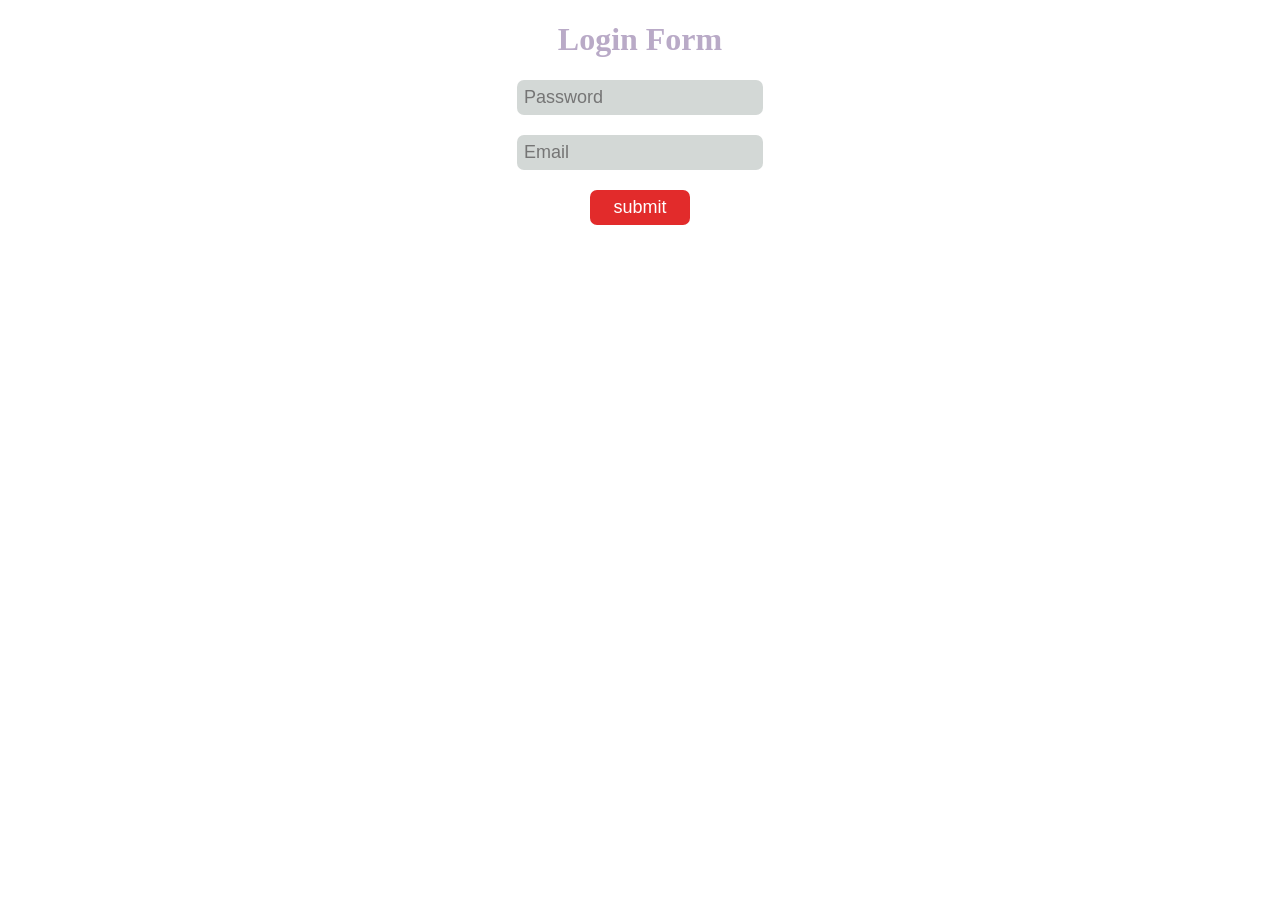
<file: General.html>
<!DOCTYPE html>
<html lang="en">
<head>
    <meta charset="UTF-8">
    <meta name="viewport" content="width=device-width, initial-scale=1.0">
    <title>Document</title>
    <link rel="stylesheet" href="Login.css">
</head>
<body>
    <!--
    
    <form method=post enctype="multipart/form-data" action="General.php">
    <input type="file" name="image" required>
    <br>
    <button type="submit" name="upload">UPLOAD</button>


      <input type="text" name="username" placeholder="Username"> 
      -->
       <h1 >Login Form</h1>
    <form method="post" action="General.php">
      
        <input type="text" name="password" placeholder="Password" required>
        <input type="text" name="email" placeholder="Email" required>
        <button type="submit" name="login">submit</button>

    </form>
</form>
</body>
</html>
</file>
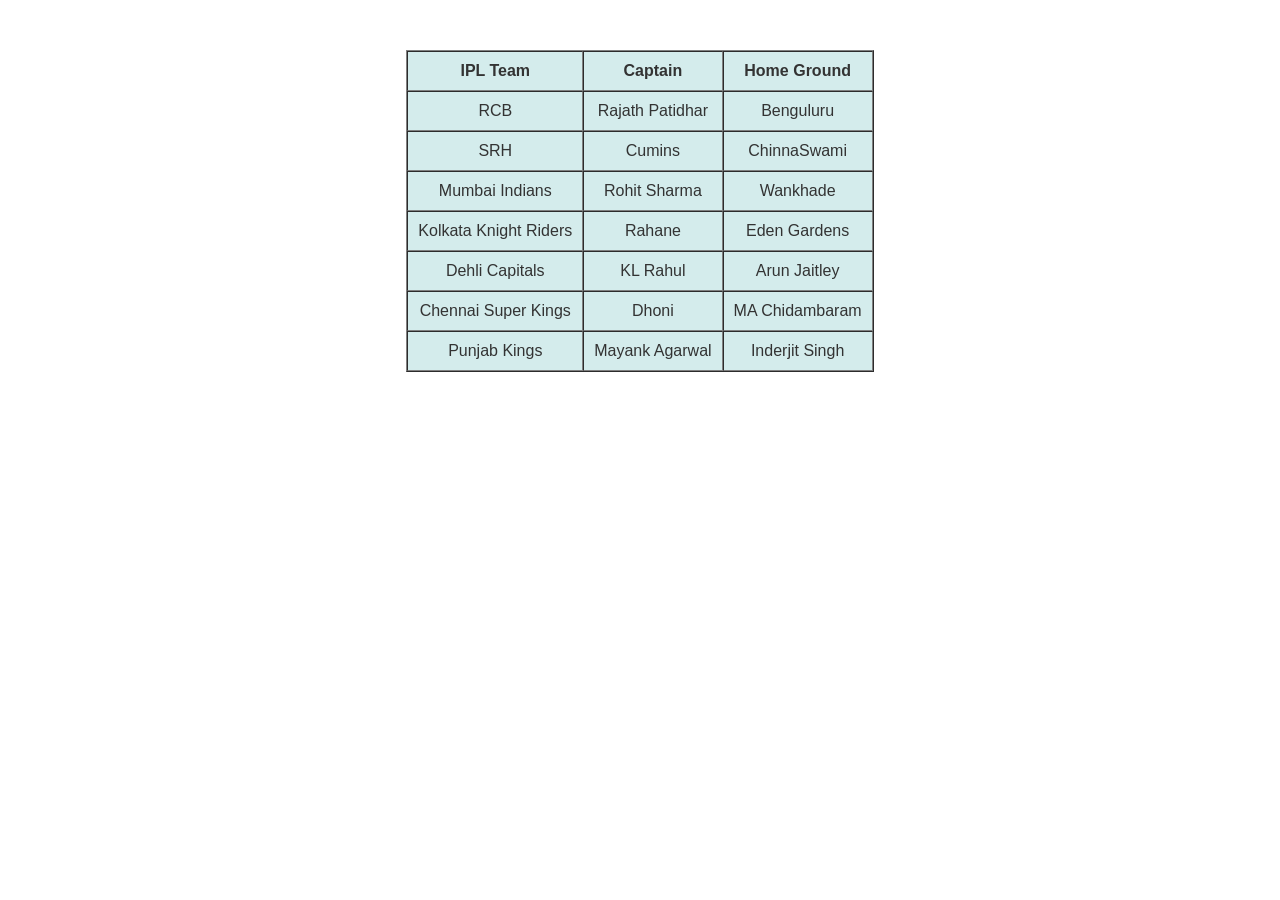
<file: Tables/Table1.html>
<!DOCTYPE html>
<html lang="en">
<head>
    <meta charset="UTF-8">
    <meta name="viewport" content="width=device-width, initial-scale=1.0">
    <title>Table1</title>
</head>
<body>
    <div style="display: flex; justify-content: center; align-items: center; margin-top:50px; font-family: Arial, sans-serif; font-size: 16px; color: #333; border-collapse: collapse;"  >
<table border="1" cellpadding="10" cellspacing="0" style="background-color: rgb(212, 236, 236); text-align: center;">
    <tr st>
        <th>IPL Team</th>
        <th>Captain</th>
        <th>Home Ground</th>
    </tr>
    <tr>
        <td>RCB</td>
        <td>Rajath Patidhar</td>
        <td>Benguluru</td>
    </tr>
    <tr>
        <td>SRH</td>
        <td>Cumins</td>
        <td>ChinnaSwami</td>
    </tr>
    <tr>
        <td>Mumbai Indians</td>
        <td>Rohit Sharma</td>
        <td>Wankhade</td>
    </tr>
        <tr>
        <td>Kolkata Knight Riders</td>
        <td>Rahane</td>
        <td>Eden Gardens</td>
    </tr>
        <tr>
        <td>Dehli Capitals</td>
        <td>KL Rahul</td>
        <td>Arun Jaitley </td>
    </tr>
    <tr>
        <td>Chennai Super Kings</td>
        <td>Dhoni</td>
        <td>MA Chidambaram</td>
    </tr>
    <tr>
        <td>Punjab Kings</td>
        <td>Mayank Agarwal</td>
        <td>Inderjit Singh</td>
</table>
</div>
</body>

</html>
</file>
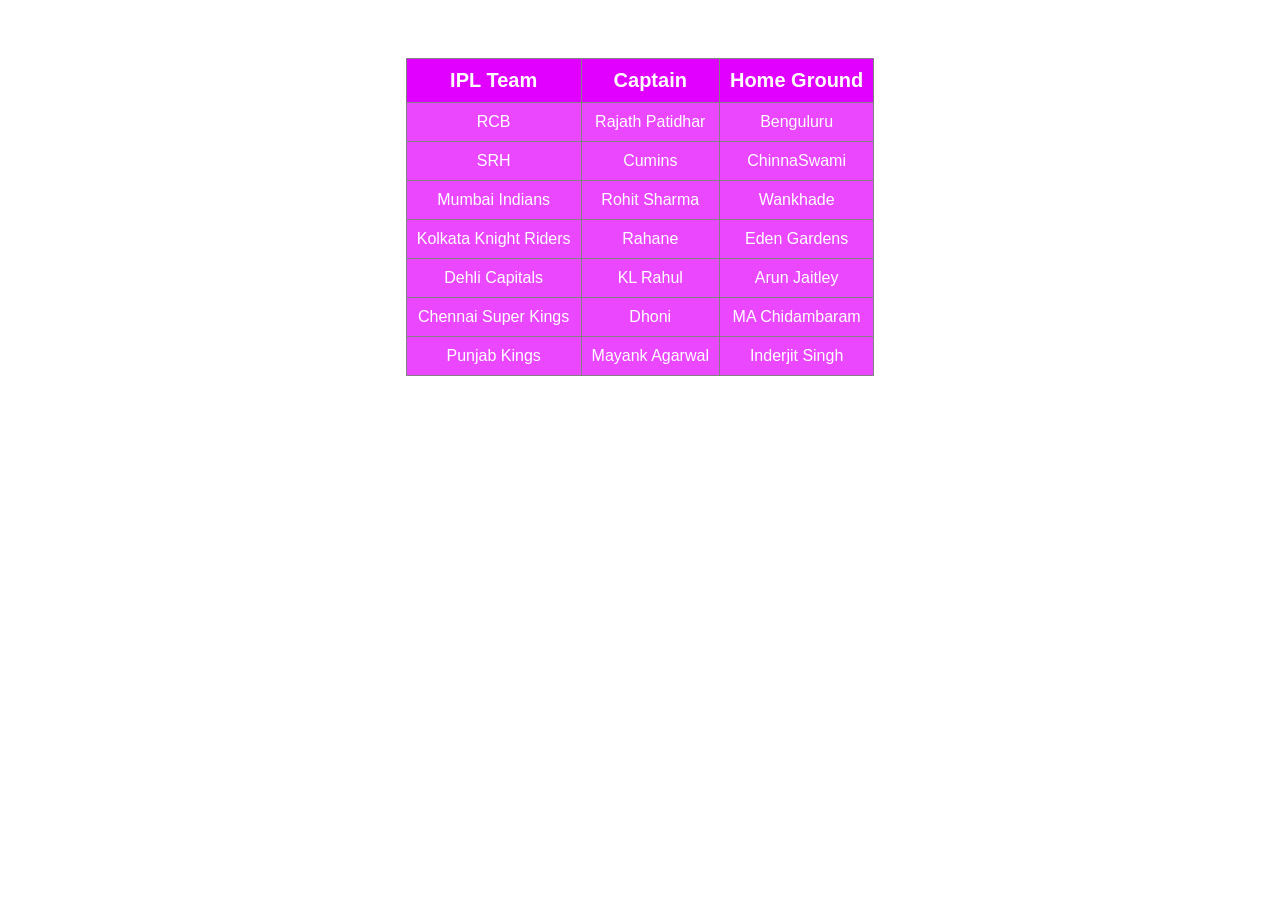
<file: Tables/Table2.html>
<!DOCTYPE html>
<html lang="en">
<head>
    <meta charset="UTF-8">
    <meta name="viewport" content="width=device-width, initial-scale=1.0">
    <title>IPL TEAMs</title>
</head>
<body>
<style>
  table{
    margin-top:50px;
    border-collapse: collapse;
    background-color: hsl(293, 100%, 64%);
    font-family: Arial, sans-serif;
    font-size: 16px;
    color: #333;
    text-align: center;
    color: white;
    
  }
  tr:hover{
    background-color:  hsl(293, 100%, 70%);
  }


    .container {
        display: flex;
        justify-content: center;
        align-items: center;
    }

    .Heading{
        background-color: hsl(293, 100%, 50%);
        color: white;
        font-family:'Franklin Gothic Medium', 'Arial Narrow', Arial, sans-serif;
        font-size: 20px;
    }
</style>




    <div class="container">
        <table border="1" cellpadding="10" cellspacing="0">
            <tr class="Heading">
                <th>IPL Team</th>
                <th>Captain</th>
                <th>Home Ground</th>
            </tr>
            <tr>
                <td>RCB</td>
                <td>Rajath Patidhar</td>
                <td>Benguluru</td>
            </tr>
            <tr>
                <td>SRH</td>
                <td>Cumins</td>
                <td>ChinnaSwami</td>
            </tr>
            <tr>
                <td>Mumbai Indians</td>
                <td>Rohit Sharma</td>
                <td>Wankhade</td>
            </tr>
            <tr>
                <td>Kolkata Knight Riders</td>
                <td>Rahane</td>
                <td>Eden Gardens</td>
            </tr>
            <tr>
                <td>Dehli Capitals</td>
                <td>KL Rahul</td>
                <td>Arun Jaitley </td>
            </tr>
            <tr>
                <td>Chennai Super Kings</td>
                <td>Dhoni</td>
                <td>MA Chidambaram</td>
            </tr>
            <tr>
                <td>Punjab Kings</td>
                <td>Mayank Agarwal</td>
                <td>Inderjit Singh</td>
            </tr>
        </table>
    </div>
    
</body>
</html>
</file>
<file: Login.css>
h1{
        color:rgb(185, 170, 199);
        text-align: center;
    }
    form{
        display:flex;
        flex-direction: column;
        align-items: center;
        gap: 20px;

    }
    input{
        border: none;
        border-radius: 7px;
        padding:7px;
        font-size: 18px;
        background-color: rgb(211, 216, 214);
    }
    button{
         border: none;
        border-radius: 7px;
        padding:7px;
        font-size: 18px;
        background-color: rgb(226, 43, 43);
        color:white;
        width:100px;
        cursor:pointer;
    }
    button:hover{
        
        background-color: rgb(173, 24, 24);
    }
</file>
